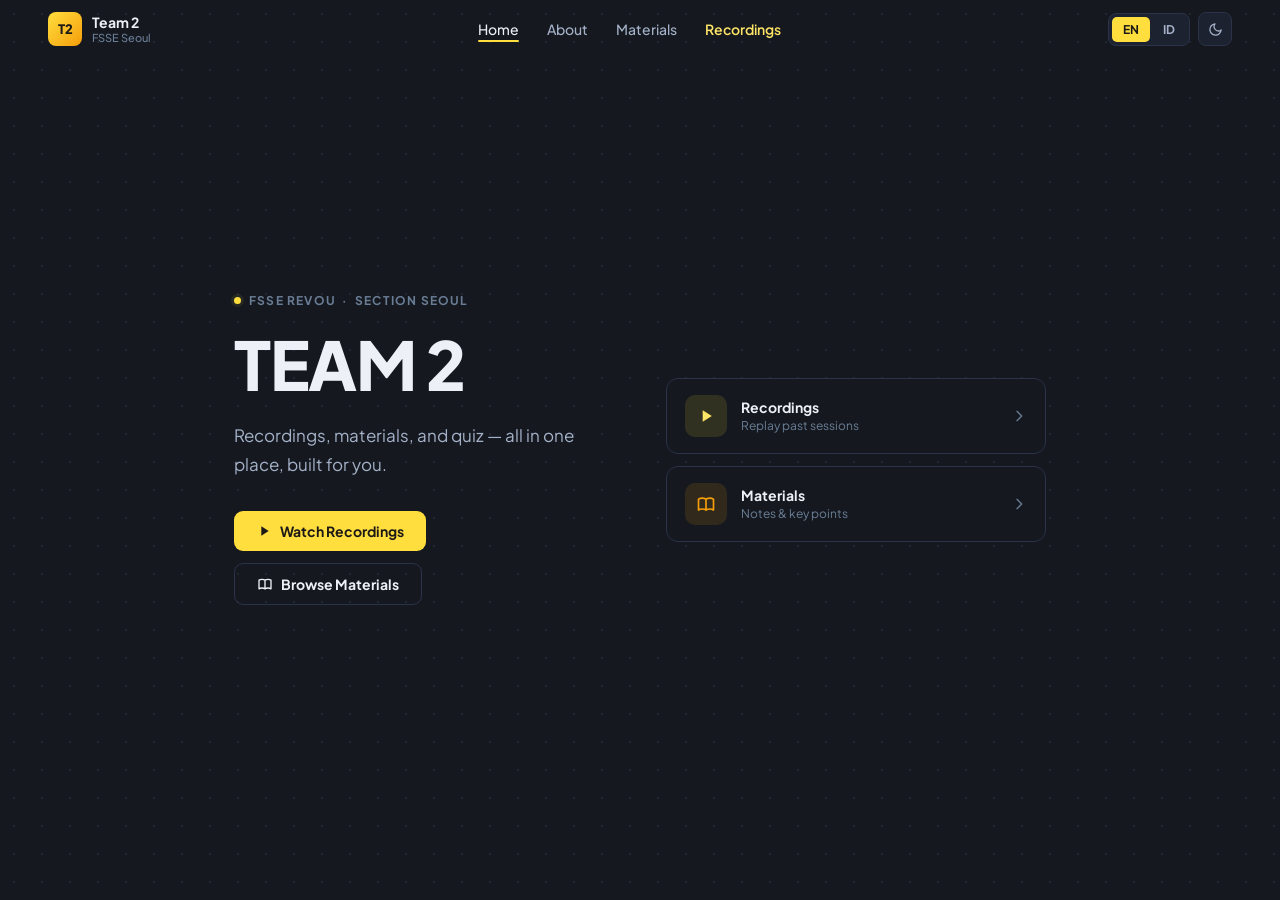
<file: index.html>
<!DOCTYPE html>

<html data-lang="en" data-theme="dark" lang="en">
  <head>
    <meta charset="utf-8"/>
    <meta content="width=device-width, initial-scale=1.0" name="viewport"/>
    <title>Team 2 Seoul · FSSE RevoU</title>
    <link href="https://fonts.googleapis.com/css2?family=Plus+Jakarta+Sans:wght@400;500;600;700;800&amp;display=swap" rel="stylesheet"/>
    <link href="css/style.css" rel="stylesheet"/>
  </head>
  <body>
    <!-- ═══ NAVBAR ═══ -->
    <nav class="navbar" id="navbar">
      <div class="nav-inner">
        <a class="nav-brand" href="#home">
          <div class="brand-mark">T2</div>
          <div class="brand-text">
          <span class="brand-name">Team 2</span>
          <span class="brand-sub">FSSE Seoul</span>
          </div>
        </a>
        <ul class="nav-links" id="navLinks">
          <li><a class="nav-link active" data-i18n="nav.home" href="index.html">Home</a></li>
          <li><a class="nav-link" data-i18n="nav.about" href="html/about.html">About</a></li>
          <li><a class="nav-link" data-i18n="nav.materi" href="html/materials.html">Materials</a></li>
          <!-- <li><a class="nav-link" data-i18n="nav.game" href="html/quiz.html">Quiz</a></li> -->
          <li><a class="nav-link nav-rec" data-i18n="nav.recordings" href="html/recordings.html">Recordings ↗</a></li>
        </ul>
        <div class="nav-actions">
          <div class="lang-switcher" id="langSwitcher">
            <button class="lang-btn active" data-lang="en" onclick="setLang('en')">EN</button>
            <button class="lang-btn" data-lang="id" onclick="setLang('id')">ID</button>
          </div>
          <button class="theme-btn-nav" onclick="toggleTheme()" title="Switch theme">
            <svg class="icon-moon" fill="none" stroke="currentColor" viewbox="0 0 24 24" xmlns="http://www.w3.org/2000/svg"><path d="M21 12.79A9 9 0 1 1 11.21 3a7 7 0 0 0 9.79 9.79z" stroke-linecap="round" stroke-linejoin="round" stroke-width="2"></path></svg>
            <svg class="icon-sun" fill="none" stroke="currentColor" viewbox="0 0 24 24" xmlns="http://www.w3.org/2000/svg"><path d="M12 3v1m0 16v1m8.66-9h-1M4.34 12h-1m15.07-6.07-.71.71M6.34 17.66l-.71.71m12.02 0-.71-.71M6.34 6.34l-.71-.71M12 7a5 5 0 1 0 0 10A5 5 0 0 0 12 7z" stroke-linecap="round" stroke-linejoin="round" stroke-width="2"></path></svg>
          </button>
          <button aria-label="Menu" class="hamburger" id="hamburger" onclick="toggleMenu()"><span></span><span></span><span></span></button>
        </div>
      </div>
    </nav>
    <!-- mobile menu -->
    <div class="mobile-menu" id="mobileMenu">
      <a class="mob-link active" data-i18n="nav.home" href="index.html" onclick="toggleMenu()">Home</a>
      <a class="mob-link" data-i18n="nav.about" href="html/about.html" onclick="toggleMenu()">About</a>
      <a class="mob-link" data-i18n="nav.materi" href="html/materials.html" onclick="toggleMenu()">Materials</a>
      <!-- <a class="mob-link" data-i18n="nav.game" href="html/quiz.html" onclick="toggleMenu()">Quiz</a> -->
      <a class="mob-link" data-i18n="nav.recordings" href="html/recordings.html" onclick="toggleMenu()">Recordings</a>
      <div class="mob-lang">
        <button class="lang-btn active" data-lang="en" onclick="setLang('en');toggleMenu()">EN</button>
        <button class="lang-btn" data-lang="id" onclick="setLang('id');toggleMenu()">ID</button>
      </div>
    </div>
    <!-- ═══ SCROLL SNAP CONTAINER ═══ -->
    <main id="snap-main">
      <!-- ═══ HERO — two-column ═══ -->
      <section class="hero" id="home">
        <div class="hero-inner">
          <div class="hero-left">
            <div class="hero-eyebrow">
              <span class="eyebrow-dot"></span>
              FSSE RevoU  ·  Section Seoul
            </div>
            <h1 class="hero-heading">
              <span data-i18n="hero.title">TEAM 2</span>
            </h1>
            <p class="hero-sub" data-i18n="hero.sub">Recordings, materials, and quiz — all in one place, built for you.</p>
            <div class="hero-ctas">
              <a class="btn-primary" href="html/recordings.html">
                <svg fill="currentColor" height="16" viewbox="0 0 24 24" width="16" xmlns="http://www.w3.org/2000/svg"><path d="M8 5v14l11-7z"></path></svg>
                <span data-i18n="hero.cta1">Watch Recordings</span>
              </a>
              <a class="btn-ghost" href="html/materials.html">
                <svg fill="none" height="16" stroke="currentColor" viewbox="0 0 24 24" width="16" xmlns="http://www.w3.org/2000/svg"><path d="M12 6.253v13m0-13C10.832 5.477 9.246 5 7.5 5S4.168 5.477 3 6.253v13C4.168 18.477 5.754 18 7.5 18s3.332.477 4.5 1.253m0-13C13.168 5.477 14.754 5 16.5 5c1.747 0 3.332.477 4.5 1.253v13C19.832 18.477 18.247 18 16.5 18c-1.746 0-3.332.477-4.5 1.253" stroke-linecap="round" stroke-linejoin="round" stroke-width="2"></path></svg>
                <span data-i18n="hero.cta2">Browse Materials</span>
              </a>
            </div>
          </div>
          <div class="hero-right">
            <a class="hcard" href="html/recordings.html">
              <div class="hcard-icon hcard-icon-rec">
                <svg fill="currentColor" height="20" viewbox="0 0 24 24" width="20" xmlns="http://www.w3.org/2000/svg"><path d="M8 5v14l11-7z"></path></svg>
              </div>
              <div class="hcard-body">
                <span class="hcard-title" data-i18n="hero.feat.rec">Recordings</span>
                <span class="hcard-sub" data-i18n="hero.feat.rec.sub">Replay past sessions</span>
              </div>
              <svg class="hcard-arrow" fill="none" height="16" stroke="currentColor" viewbox="0 0 24 24" width="16" xmlns="http://www.w3.org/2000/svg"><path d="M9 5l7 7-7 7" stroke-linecap="round" stroke-linejoin="round" stroke-width="2"></path></svg>
            </a>
            <a class="hcard" href="html/materials.html">
              <div class="hcard-icon hcard-icon-materi">
                <svg fill="none" height="20" stroke="currentColor" viewbox="0 0 24 24" width="20" xmlns="http://www.w3.org/2000/svg"><path d="M12 6.253v13m0-13C10.832 5.477 9.246 5 7.5 5S4.168 5.477 3 6.253v13C4.168 18.477 5.754 18 7.5 18s3.332.477 4.5 1.253m0-13C13.168 5.477 14.754 5 16.5 5c1.747 0 3.332.477 4.5 1.253v13C19.832 18.477 18.247 18 16.5 18c-1.746 0-3.332.477-4.5 1.253" stroke-linecap="round" stroke-linejoin="round" stroke-width="2"></path></svg>
              </div>
              <div class="hcard-body">
                <span class="hcard-title" data-i18n="hero.feat.materi">Materials</span>
                <span class="hcard-sub" data-i18n="hero.feat.materi.sub">Notes &amp; key points</span>
              </div>
              <svg class="hcard-arrow" fill="none" height="16" stroke="currentColor" viewbox="0 0 24 24" width="16" xmlns="http://www.w3.org/2000/svg"><path d="M9 5l7 7-7 7" stroke-linecap="round" stroke-linejoin="round" stroke-width="2"></path></svg>
            </a>
            <!-- quiz card hidden
            <a class="hcard" href="html/quiz.html">
              <div class="hcard-icon hcard-icon-quiz">
                <svg fill="none" height="20" stroke="currentColor" viewbox="0 0 24 24" width="20" xmlns="http://www.w3.org/2000/svg"><path d="M9.663 17h4.673M12 3v1m6.364 1.636l-.707.707M21 12h-1M4 12H3m3.343-5.657l-.707-.707m2.828 9.9a5 5 0 117.072 0l-.548.547A3.374 3.374 0 0014 18.469V19a2 2 0 11-4 0v-.531c0-.895-.356-1.754-.988-2.386l-.548-.547z" stroke-linecap="round" stroke-linejoin="round" stroke-width="2"></path></svg>
              </div>
              <div class="hcard-body">
                <span class="hcard-title" data-i18n="hero.feat.quiz">Quiz</span>
                <span class="hcard-sub" data-i18n="hero.feat.quiz.sub">Test your skills</span>
              </div>
              <svg class="hcard-arrow" fill="none" height="16" stroke="currentColor" viewbox="0 0 24 24" width="16" xmlns="http://www.w3.org/2000/svg"><path d="M9 5l7 7-7 7" stroke-linecap="round" stroke-linejoin="round" stroke-width="2"></path></svg>
            </a>
            -->
          </div>
        </div>
      </section>
      <!-- ═══ FOOTER ═══ -->
      <footer class="footer-main">
        <div class="footer-inner">
          <span data-i18n="footer.text">TL Simulation · Team 2 · FSSE Seoul · © 2026</span>
        </div>
      </footer>
    </main><!-- /snap-main -->
    <script src="js/shared.js"></script>
  </body>
</html>
</file>
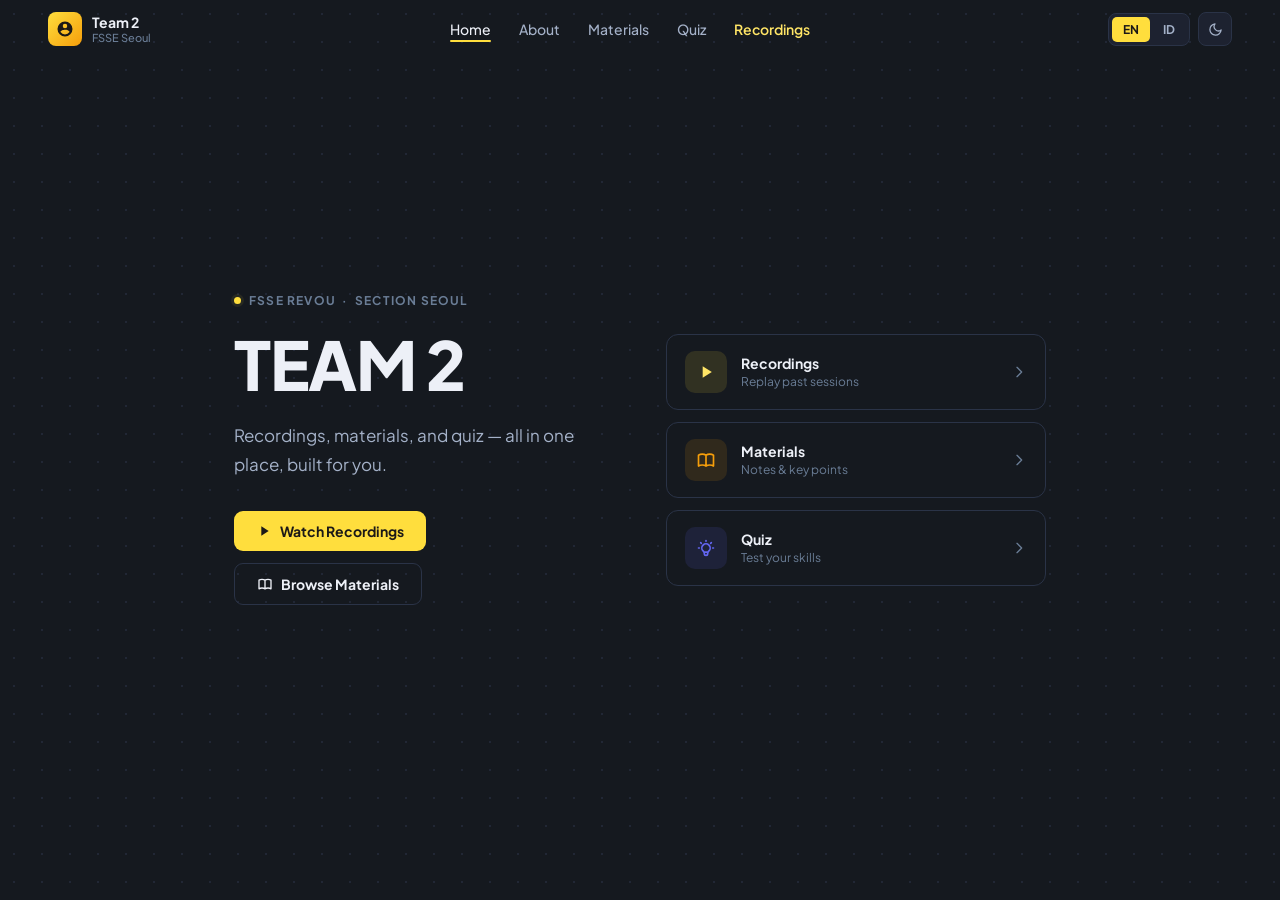
<file: html/index.html>
<!DOCTYPE html>

<html data-lang="en" data-theme="light" lang="en">
<head>
<meta charset="utf-8"/>
<meta content="width=device-width, initial-scale=1.0" name="viewport"/>
<title>Team 2 Seoul · FSSE RevoU</title>
<link href="https://fonts.googleapis.com/css2?family=Plus+Jakarta+Sans:wght@400;500;600;700;800&amp;display=swap" rel="stylesheet"/>
<link href="../css/style.css" rel="stylesheet"/>
</head>
<body>
<!-- ═══ NAVBAR ═══ -->
<nav class="navbar" id="navbar">
<div class="nav-inner">
<a class="nav-brand" href="#home">
<div class="brand-mark">
<svg fill="currentColor" height="18" viewbox="0 0 24 24" width="18" xmlns="http://www.w3.org/2000/svg"><path d="M12 2a10 10 0 1 0 0 20A10 10 0 0 0 12 2zm0 3a3 3 0 1 1 0 6 3 3 0 0 1 0-6zm0 14.2a7.2 7.2 0 0 1-6-3.22c.03-1.99 4-3.08 6-3.08s5.97 1.09 6 3.08a7.2 7.2 0 0 1-6 3.22z"></path></svg>
</div>
<div class="brand-text">
<span class="brand-name">Team 2</span>
<span class="brand-sub">FSSE Seoul</span>
</div>
</a>
<ul class="nav-links" id="navLinks">
<li><a class="nav-link active" data-i18n="nav.home" href="index.html">Home</a></li>
<li><a class="nav-link" data-i18n="nav.about" href="about.html">About</a></li>
<li><a class="nav-link" data-i18n="nav.materi" href="materials.html">Materials</a></li>
<li><a class="nav-link" data-i18n="nav.game" href="quiz.html">Quiz</a></li>
<li><a class="nav-link nav-rec" data-i18n="nav.recordings" href="recordings.html">Recordings ↗</a></li>
</ul>
<div class="nav-actions">
<div class="lang-switcher" id="langSwitcher">
<button class="lang-btn active" data-lang="en" onclick="setLang('en')">EN</button>
<button class="lang-btn" data-lang="id" onclick="setLang('id')">ID</button>
</div>
<button class="theme-btn-nav" onclick="toggleTheme()" title="Toggle theme">
<svg class="icon-moon" fill="none" stroke="currentColor" viewbox="0 0 24 24" xmlns="http://www.w3.org/2000/svg"><path d="M21 12.79A9 9 0 1 1 11.21 3a7 7 0 0 0 9.79 9.79z" stroke-linecap="round" stroke-linejoin="round" stroke-width="2"></path></svg>
<svg class="icon-sun" fill="none" stroke="currentColor" viewbox="0 0 24 24" xmlns="http://www.w3.org/2000/svg"><path d="M12 3v1m0 16v1m8.66-9h-1M4.34 12h-1m15.07-6.07-.71.71M6.34 17.66l-.71.71m12.02 0-.71-.71M6.34 6.34l-.71-.71M12 7a5 5 0 1 0 0 10A5 5 0 0 0 12 7z" stroke-linecap="round" stroke-linejoin="round" stroke-width="2"></path></svg>
</button>
<button aria-label="Menu" class="hamburger" id="hamburger" onclick="toggleMenu()"><span></span><span></span><span></span></button>
</div>
</div>
</nav>
<!-- mobile menu -->
<div class="mobile-menu" id="mobileMenu">
<a class="mob-link active" data-i18n="nav.home" href="index.html" onclick="toggleMenu()">Home</a>
<a class="mob-link" data-i18n="nav.about" href="about.html" onclick="toggleMenu()">About</a>
<a class="mob-link" data-i18n="nav.materi" href="materials.html" onclick="toggleMenu()">Materials</a>
<a class="mob-link" data-i18n="nav.game" href="quiz.html" onclick="toggleMenu()">Quiz</a>
<a class="mob-link" data-i18n="nav.recordings" href="recordings.html">Recordings</a>
<div class="mob-lang">
<button class="lang-btn active" data-lang="en" onclick="setLang('en');toggleMenu()">EN</button>
<button class="lang-btn" data-lang="id" onclick="setLang('id');toggleMenu()">ID</button>
</div>
</div>
<!-- ═══ SCROLL SNAP CONTAINER ═══ -->
<main id="snap-main">
<!-- ═══ HERO — two-column ═══ -->
<section class="hero" id="home">
<div class="hero-inner">
<div class="hero-left">
<div class="hero-eyebrow">
<span class="eyebrow-dot"></span>
          FSSE RevoU  ·  Section Seoul
        </div>
<h1 class="hero-heading">
<span data-i18n="hero.title">TEAM 2</span>
</h1>
<p class="hero-sub" data-i18n="hero.sub">Recordings, materials, and quiz — all in one place, built for you.</p>
<div class="hero-ctas">
<a class="btn-primary" href="recordings.html">
<svg fill="currentColor" height="16" viewbox="0 0 24 24" width="16" xmlns="http://www.w3.org/2000/svg"><path d="M8 5v14l11-7z"></path></svg>
<span data-i18n="hero.cta1">Watch Recordings</span>
</a>
<a class="btn-ghost" href="materials.html">
<svg fill="none" height="16" stroke="currentColor" viewbox="0 0 24 24" width="16" xmlns="http://www.w3.org/2000/svg"><path d="M12 6.253v13m0-13C10.832 5.477 9.246 5 7.5 5S4.168 5.477 3 6.253v13C4.168 18.477 5.754 18 7.5 18s3.332.477 4.5 1.253m0-13C13.168 5.477 14.754 5 16.5 5c1.747 0 3.332.477 4.5 1.253v13C19.832 18.477 18.247 18 16.5 18c-1.746 0-3.332.477-4.5 1.253" stroke-linecap="round" stroke-linejoin="round" stroke-width="2"></path></svg>
<span data-i18n="hero.cta2">Browse Materials</span>
</a>
</div>
</div>
<div class="hero-right">
<a class="hcard" href="recordings.html">
<div class="hcard-icon hcard-icon-rec">
<svg fill="currentColor" height="20" viewbox="0 0 24 24" width="20" xmlns="http://www.w3.org/2000/svg"><path d="M8 5v14l11-7z"></path></svg>
</div>
<div class="hcard-body">
<span class="hcard-title" data-i18n="hero.feat.rec">Recordings</span>
<span class="hcard-sub" data-i18n="hero.feat.rec.sub">Replay past sessions</span>
</div>
<svg class="hcard-arrow" fill="none" height="16" stroke="currentColor" viewbox="0 0 24 24" width="16" xmlns="http://www.w3.org/2000/svg"><path d="M9 5l7 7-7 7" stroke-linecap="round" stroke-linejoin="round" stroke-width="2"></path></svg>
</a>
<a class="hcard" href="materials.html">
<div class="hcard-icon hcard-icon-materi">
<svg fill="none" height="20" stroke="currentColor" viewbox="0 0 24 24" width="20" xmlns="http://www.w3.org/2000/svg"><path d="M12 6.253v13m0-13C10.832 5.477 9.246 5 7.5 5S4.168 5.477 3 6.253v13C4.168 18.477 5.754 18 7.5 18s3.332.477 4.5 1.253m0-13C13.168 5.477 14.754 5 16.5 5c1.747 0 3.332.477 4.5 1.253v13C19.832 18.477 18.247 18 16.5 18c-1.746 0-3.332.477-4.5 1.253" stroke-linecap="round" stroke-linejoin="round" stroke-width="2"></path></svg>
</div>
<div class="hcard-body">
<span class="hcard-title" data-i18n="hero.feat.materi">Materials</span>
<span class="hcard-sub" data-i18n="hero.feat.materi.sub">Notes &amp; key points</span>
</div>
<svg class="hcard-arrow" fill="none" height="16" stroke="currentColor" viewbox="0 0 24 24" width="16" xmlns="http://www.w3.org/2000/svg"><path d="M9 5l7 7-7 7" stroke-linecap="round" stroke-linejoin="round" stroke-width="2"></path></svg>
</a>
<a class="hcard" href="quiz.html">
<div class="hcard-icon hcard-icon-quiz">
<svg fill="none" height="20" stroke="currentColor" viewbox="0 0 24 24" width="20" xmlns="http://www.w3.org/2000/svg"><path d="M9.663 17h4.673M12 3v1m6.364 1.636l-.707.707M21 12h-1M4 12H3m3.343-5.657l-.707-.707m2.828 9.9a5 5 0 117.072 0l-.548.547A3.374 3.374 0 0014 18.469V19a2 2 0 11-4 0v-.531c0-.895-.356-1.754-.988-2.386l-.548-.547z" stroke-linecap="round" stroke-linejoin="round" stroke-width="2"></path></svg>
</div>
<div class="hcard-body">
<span class="hcard-title" data-i18n="hero.feat.quiz">Quiz</span>
<span class="hcard-sub" data-i18n="hero.feat.quiz.sub">Test your skills</span>
</div>
<svg class="hcard-arrow" fill="none" height="16" stroke="currentColor" viewbox="0 0 24 24" width="16" xmlns="http://www.w3.org/2000/svg"><path d="M9 5l7 7-7 7" stroke-linecap="round" stroke-linejoin="round" stroke-width="2"></path></svg>
</a>
</div>
</div>
</section>
<!-- ═══ FOOTER ═══ -->
<footer class="footer-main">
<div class="footer-inner">
<span data-i18n="footer.text">TL Simulation · Team 2 · FSSE Seoul · © 2026</span>
</div>
</footer>
</main><!-- /snap-main -->
<script src="../js/shared.js"></script>
</body>
</html>
</file>
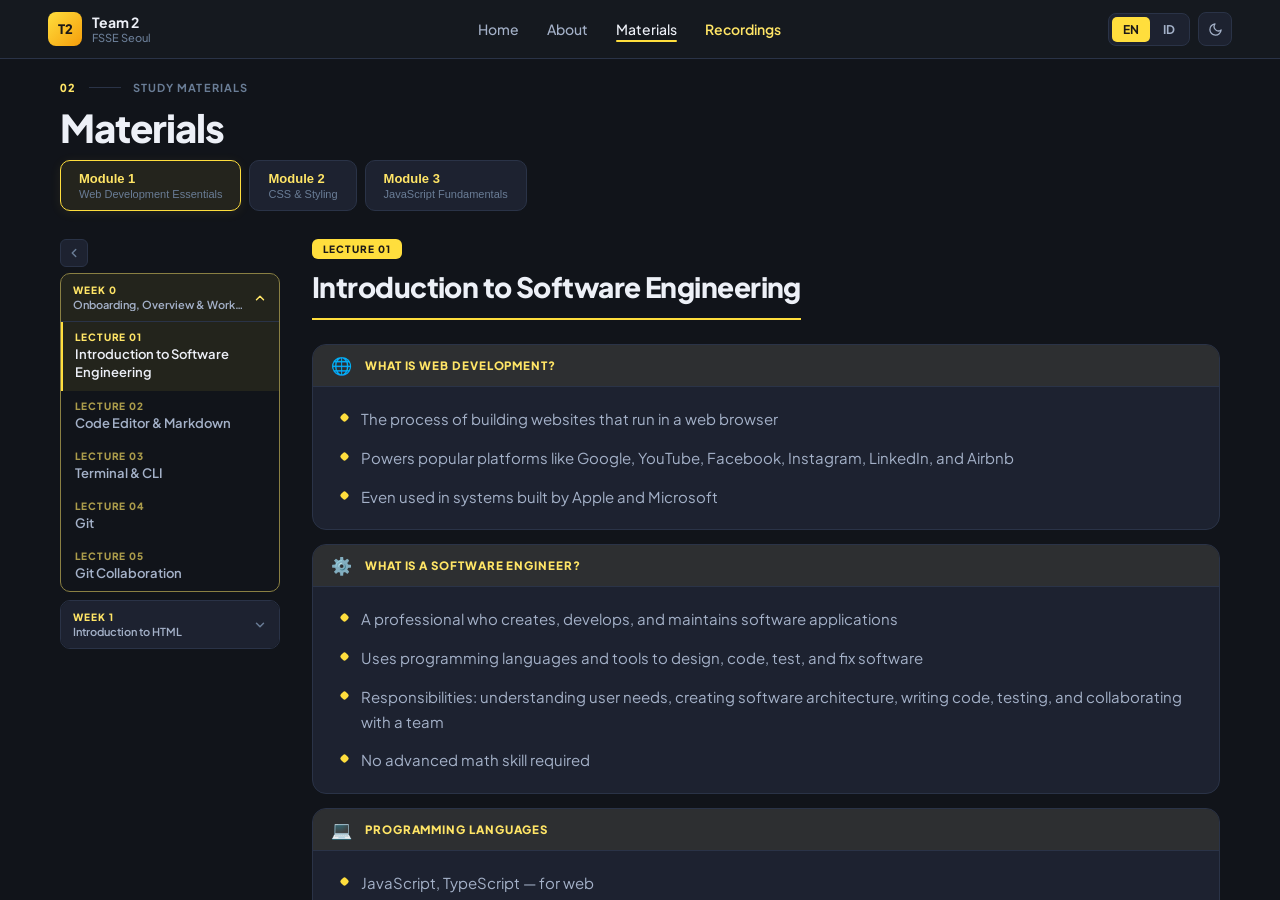
<file: html/materials.html>
<!DOCTYPE html>
<html class="sub-page" data-lang="en" data-theme="dark" lang="en">
    <head>
        <meta charset="utf-8"/>
        <meta content="width=device-width, initial-scale=1.0" name="viewport"/>
        <title>Team 2 Seoul · FSSE RevoU</title>
        <link href="https://fonts.googleapis.com/css2?family=Plus+Jakarta+Sans:wght@400;500;600;700;800&display=swap" rel="stylesheet"/>
        <link href="../css/style.css" rel="stylesheet"/>
    </head>
    <body>
        <!-- ═══ NAVBAR ═══ -->
        <nav class="navbar" id="navbar">
            <div class="nav-inner">
                <a class="nav-brand" href="../index.html">
                    <div class="brand-mark">T2</div>
                    <div class="brand-text">
                        <span class="brand-name">Team 2</span>
                        <span class="brand-sub">FSSE Seoul</span>
                    </div>
                </a>
                <ul class="nav-links" id="navLinks">
                    <li><a class="nav-link" data-i18n="nav.home" href="../index.html">Home</a></li>
                    <li><a class="nav-link" data-i18n="nav.about" href="about.html">About</a></li>
                    <li><a class="nav-link active" data-i18n="nav.materi" href="materials.html">Materials</a></li>
                    <!-- <li><a class="nav-link" data-i18n="nav.game" href="quiz.html">Quiz</a></li> -->
                    <li><a class="nav-link nav-rec" data-i18n="nav.recordings" href="recordings.html">Recordings ↗</a></li>
                </ul>
                <div class="nav-actions">
                    <div class="lang-switcher" id="langSwitcher">
                        <button class="lang-btn active" data-lang="en" onclick="setLang('en')">EN</button>
                        <button class="lang-btn" data-lang="id" onclick="setLang('id')">ID</button>
                    </div>
                    <button class="theme-btn-nav" onclick="toggleTheme()" title="Switch Theme">
                        <svg class="icon-moon" fill="none" stroke="currentColor" viewbox="0 0 24 24" xmlns="http://www.w3.org/2000/svg"><path d="M21 12.79A9 9 0 1 1 11.21 3a7 7 0 0 0 9.79 9.79z" stroke-linecap="round" stroke-linejoin="round" stroke-width="2"></path></svg>
                        <svg class="icon-sun" fill="none" stroke="currentColor" viewbox="0 0 24 24" xmlns="http://www.w3.org/2000/svg"><path d="M12 3v1m0 16v1m8.66-9h-1M4.34 12h-1m15.07-6.07-.71.71M6.34 17.66l-.71.71m12.02 0-.71-.71M6.34 6.34l-.71-.71M12 7a5 5 0 1 0 0 10A5 5 0 0 0 12 7z" stroke-linecap="round" stroke-linejoin="round" stroke-width="2"></path></svg>
                    </button>
                    <button aria-label="Menu" class="hamburger" id="hamburger" onclick="toggleMenu()"><span></span><span></span><span></span></button>
                </div>
            </div>
        </nav>
        <!-- mobile menu -->
        <div class="mobile-menu" id="mobileMenu">
            <a class="mob-link" data-i18n="nav.home" href="../index.html" onclick="toggleMenu()">Home</a>
            <a class="mob-link" data-i18n="nav.about" href="about.html" onclick="toggleMenu()">About</a>
            <a class="mob-link" data-i18n="nav.materi" href="materials.html" onclick="toggleMenu()">Materials</a>
            <!-- <a class="mob-link" data-i18n="nav.game" href="quiz.html" onclick="toggleMenu()">Quiz</a> -->
            <a class="mob-link" data-i18n="nav.recordings" href="recordings.html" onclick="toggleMenu()">Recordings</a>
            <div class="mob-lang">
                <button class="lang-btn active" data-lang="en" onclick="setLang('en');toggleMenu()">EN</button>
                <button class="lang-btn" data-lang="id" onclick="setLang('id');toggleMenu()">ID</button>
            </div>
        </div>

        <!-- ═══ SCROLL SNAP CONTAINER ═══ -->
        <main id="snap-main">
            <!-- ═══ MATERIALS ═══ -->
            <section class="section section-alt fade-in-section" id="materi">
                <div class="section-inner">
                    <div class="section-label">
                        <span class="section-num">02</span>
                        <span class="section-rule"></span>
                        <span class="section-tag-txt" data-i18n="materi.tag">Curriculum</span>
                    </div>
                    <h2 class="section-heading" data-i18n="materi.title">Materials</h2>
                    <div class="materi-grid" id="materiGrid"></div>
                </div>
            </section>

            <!-- ═══ FOOTER ═══ -->
            <footer class="footer-main">
                <div class="footer-inner">
                <span data-i18n="footer.text">TL Simulation · Team 2 · FSSE Seoul · © 2026</span>
                </div>
            </footer>
        </main><!-- /snap-main -->

        <script src="../js/shared.js"></script>
        <script src="../js/materials.js"></script>
    </body>
</html>
</file>
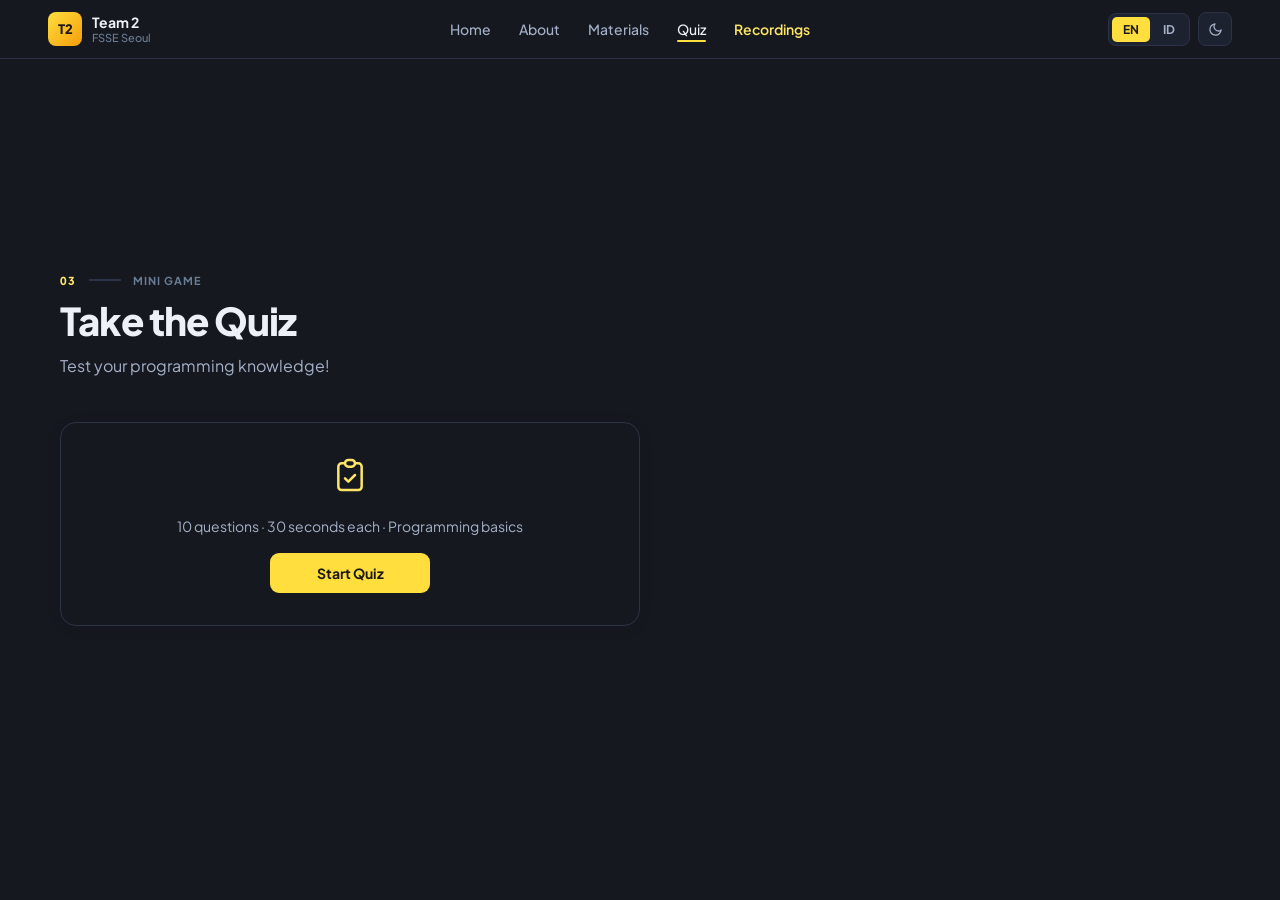
<file: html/quiz.html>
<!DOCTYPE html>
<html class="sub-page" data-lang="en" data-theme="dark" lang="en">
    <head>
        <meta charset="utf-8"/>
        <meta content="width=device-width, initial-scale=1.0" name="viewport"/>
        <title>Team 2 Seoul · FSSE RevoU</title>
        <link href="https://fonts.googleapis.com/css2?family=Plus+Jakarta+Sans:wght@400;500;600;700;800&display=swap" rel="stylesheet"/>
        <link href="../css/style.css" rel="stylesheet"/>
    </head>
    <body>
        <!-- ═══ NAVBAR ═══ -->
        <nav class="navbar" id="navbar">
            <div class="nav-inner">
                <a class="nav-brand" href="../index.html">
                    <div class="brand-mark">T2</div>
                    <div class="brand-text">
                        <span class="brand-name">Team 2</span>
                        <span class="brand-sub">FSSE Seoul</span>
                    </div>
                </a>
                <ul class="nav-links" id="navLinks">
                    <li><a class="nav-link" data-i18n="nav.home" href="../index.html">Home</a></li>
                    <li><a class="nav-link" data-i18n="nav.about" href="about.html">About</a></li>
                    <li><a class="nav-link" data-i18n="nav.materi" href="materials.html">Materials</a></li>
                    <li><a class="nav-link active" data-i18n="nav.game" href="quiz.html">Quiz</a></li>
                    <li><a class="nav-link nav-rec" data-i18n="nav.recordings" href="recordings.html">Recordings ↗</a></li>
                </ul>
                <div class="nav-actions">
                    <div class="lang-switcher" id="langSwitcher">
                        <button class="lang-btn active" data-lang="en" onclick="setLang('en')">EN</button>
                        <button class="lang-btn" data-lang="id" onclick="setLang('id')">ID</button>
                    </div>
                    <button class="theme-btn-nav" onclick="toggleTheme()" title="Switch Theme">
                        <svg class="icon-moon" fill="none" stroke="currentColor" viewbox="0 0 24 24" xmlns="http://www.w3.org/2000/svg"><path d="M21 12.79A9 9 0 1 1 11.21 3a7 7 0 0 0 9.79 9.79z" stroke-linecap="round" stroke-linejoin="round" stroke-width="2"></path></svg>
                        <svg class="icon-sun" fill="none" stroke="currentColor" viewbox="0 0 24 24" xmlns="http://www.w3.org/2000/svg"><path d="M12 3v1m0 16v1m8.66-9h-1M4.34 12h-1m15.07-6.07-.71.71M6.34 17.66l-.71.71m12.02 0-.71-.71M6.34 6.34l-.71-.71M12 7a5 5 0 1 0 0 10A5 5 0 0 0 12 7z" stroke-linecap="round" stroke-linejoin="round" stroke-width="2"></path></svg>
                    </button>
                    <button aria-label="Menu" class="hamburger" id="hamburger" onclick="toggleMenu()"><span></span><span></span><span></span></button>
                </div>
            </div>
        </nav>
        <!-- mobile menu -->
        <div class="mobile-menu" id="mobileMenu">
            <a class="mob-link" data-i18n="nav.home" href="../index.html" onclick="toggleMenu()">Home</a>
            <a class="mob-link" data-i18n="nav.about" href="about.html" onclick="toggleMenu()">About</a>
            <a class="mob-link" data-i18n="nav.materi" href="materials.html" onclick="toggleMenu()">Materials</a>
            <!-- <a class="mob-link" data-i18n="nav.game" href="quiz.html" onclick="toggleMenu()">Quiz</a> -->
            <a class="mob-link" data-i18n="nav.recordings" href="recordings.html">Recordings</a>
            <div class="mob-lang">
                <button class="lang-btn active" data-lang="en" onclick="setLang('en');toggleMenu()">EN</button>
                <button class="lang-btn" data-lang="id" onclick="setLang('id');toggleMenu()">ID</button>
            </div>
        </div>

        <!-- ═══ SCROLL SNAP CONTAINER ═══ -->
        <main id="snap-main">
            <!-- ═══ QUIZ ═══ -->
            <section class="section fade-in-section" id="game">
                <div class="section-inner">
                    <div class="section-label">
                        <span class="section-num">03</span>
                        <span class="section-rule"></span>
                        <span class="section-tag-txt" data-i18n="game.tag">Mini Game</span>
                    </div>
                    <h2 class="section-heading" data-i18n="game.title">Take the Quiz</h2>
                    <p class="section-sub" data-i18n="game.subtitle">Test your programming knowledge!</p>
                    <div class="quiz-container" id="quizContainer">
                        <div class="quiz-state" id="quizStart">
                            <div class="quiz-start-icon">
                                <svg fill="none" height="40" stroke="currentColor" viewbox="0 0 24 24" width="40" xmlns="http://www.w3.org/2000/svg"><path d="M9 5H7a2 2 0 00-2 2v12a2 2 0 002 2h10a2 2 0 002-2V7a2 2 0 00-2-2h-2M9 5a2 2 0 002 2h2a2 2 0 002-2M9 5a2 2 0 012-2h2a2 2 0 012 2m-6 9l2 2 4-4" stroke-linecap="round" stroke-linejoin="round" stroke-width="1.5"></path></svg>
                            </div>
                            <p class="quiz-start-info" data-i18n="game.start.info">10 questions · 30 seconds each · Programming basics</p>
                            <button class="btn-primary quiz-btn" data-i18n="game.start" onclick="startQuiz()">Start Quiz</button>
                        </div>
                        <div class="quiz-state hidden" id="quizQuestion">
                            <div class="quiz-meta">
                                <span class="quiz-progress-txt" id="quizProgressTxt">1 / 10</span>
                                <div class="quiz-timer-wrap">
                                    <svg class="quiz-timer-ring" viewbox="0 0 36 36">
                                        <circle cx="18" cy="18" fill="none" r="15.9" stroke="var(--border)" stroke-width="2.5"></circle>
                                        <circle cx="18" cy="18" fill="none" id="timerArc" r="15.9" stroke="var(--accent)" stroke-dasharray="100 100" stroke-dashoffset="0" stroke-linecap="round" stroke-width="2.5" transform="rotate(-90 18 18)"></circle>
                                    </svg>
                                    <span id="timerNum">30</span>
                                </div>
                            </div>
                            <div class="quiz-progress-bar"><div class="quiz-progress-fill" id="quizProgressFill"></div></div>
                            <p class="quiz-question" id="quizQuestionTxt"></p>
                            <div class="quiz-options" id="quizOptions"></div>
                            <div class="quiz-feedback hidden" id="quizFeedback">
                                <span class="feedback-icon" id="feedbackIcon"></span>
                                <span class="feedback-msg" id="feedbackMsg"></span>
                            </div>
                            <button class="btn-primary quiz-btn hidden" data-i18n="game.next" id="quizNextBtn" onclick="nextQuestion()">Next</button>
                        </div>
                        <div class="quiz-state hidden" id="quizResult">
                            <div class="result-ring">
                                <svg class="result-arc" viewbox="0 0 36 36">
                                    <circle cx="18" cy="18" fill="none" r="15.9" stroke="var(--border)" stroke-width="2.5"></circle>
                                    <circle cx="18" cy="18" fill="none" id="resultArc" r="15.9" stroke="var(--accent)" stroke-dasharray="100 100" stroke-dashoffset="100" stroke-linecap="round" stroke-width="2.5" transform="rotate(-90 18 18)"></circle>
                                </svg>
                                <div class="result-score-wrap">
                                    <span class="result-score" id="resultScore">0</span>
                                    <span class="result-total">/10</span>
                                </div>
                            </div>
                            <h3 class="result-title" data-i18n="game.finish.title">Quiz Complete!</h3>
                            <p class="result-msg" id="resultMsg"></p>
                            <button class="btn-primary quiz-btn" data-i18n="game.retry" onclick="startQuiz()">Try Again</button>
                        </div>
                    </div>
                </div>
            </section>

            <!-- ═══ FOOTER ═══ -->
            <footer class="footer-main">
                <div class="footer-inner">
                    <span data-i18n="footer.text">TL Simulation · Team 2 · FSSE Seoul · © 2026</span>
                </div>
            </footer>
        </main><!-- /snap-main -->

        <script src="../js/shared.js"></script>
        <script src="../js/quiz.js"></script>
    </body>
</html>
</file>
<file: css/style.css>
/* ════════════════════════════════════════════════════════════
    RESET & ROOT
════════════════════════════════════════════════════════════ */
*, *::before, *::after { box-sizing: border-box; margin: 0; padding: 0; }

:root {
  --accent:       #ffde3d;
  --accent-d:     #e6c400;
  --accent-warm:  #f59e0b;
  --accent-bg:    rgba(255,222,61,.08);
  --accent-bg-h:  rgba(255,222,61,.16);
}
[data-theme="light"] {
  --bg:           #f5f3ef;
  --bg-2:         #efecea;
  --surface:      #e6e1da;
  --surface-2:    #d9d3cb;
  --surface-3:    #ccc8bf;
  --border:       #cbc5bc;
  --border-h:     #ffde3d;
  --text:         #1a1714;
  --text-2:       #3a3530;
  --text-3:       #706560;
  --badge-bg:     rgba(255,222,61,.12);
  --badge-txt:    #7a6200;
  --thumb-bg:     #dedad3;
  --bottomnav-bg: rgba(245,243,239,.96);
  --section-alt:  #efecea;
}
[data-theme="dark"] {
  --bg:           #15191f;
  --bg-2:         #11141a;
  --surface:      #1d2230;
  --surface-2:    #252d3d;
  --surface-3:    #303a50;
  --border:       #2a3347;
  --border-h:     #ffde3d;
  --text:         #edf0f7;
  --text-2:       #a4b1c8;
  --text-3:       #6a7d96;
  --badge-bg:     rgba(255,222,61,.13);
  --badge-txt:    #ffe566;
  --thumb-bg:     #252d3d;
  --bottomnav-bg: rgba(21,25,31,.96);
  --section-alt:  #11141a;
}

html, body {
  height: 100%;
  overflow: hidden;
}
body {
  font-family: 'Plus Jakarta Sans', sans-serif;
  background: var(--bg);
  color: var(--text);
  transition: background .2s, color .2s;
}

/* ════ SCROLL SNAP CONTAINER ════ */
#snap-main {
  height: 100vh;
  overflow-y: scroll;
  scroll-snap-type: y mandatory;
  scroll-behavior: smooth;
  /* hide scrollbar but keep scroll functionality */
  scrollbar-width: none;
}
#snap-main::-webkit-scrollbar { display: none; }
.hidden { display: none !important; }

/* ════════════════════════════════════════════════════════════
   NAVBAR
════════════════════════════════════════════════════════════ */
.navbar {
  position: fixed; top: 0; left: 0; right: 0; z-index: 200;
  transition: background .2s, border-color .2s, box-shadow .2s;
  border-bottom: 1px solid transparent;
}
.navbar.scrolled {
  background: var(--bg);
  border-color: var(--border);
  box-shadow: 0 1px 0 var(--border);
}
.nav-inner {
  margin: 0 auto;
  display: flex; align-items: center; gap: 8px;
  padding: 12px 48px;
}
.nav-brand {
  display: flex; align-items: center; gap: 10px;
  text-decoration: none; color: var(--text); flex-shrink: 0;
}
.brand-mark {
  width: 34px; height: 34px; border-radius: 8px;
  background: linear-gradient(135deg, var(--accent) 0%, var(--accent-warm) 100%);
  color: #1c1917;
  display: flex; align-items: center; justify-content: center; flex-shrink: 0;
  font-size: 13px; font-weight: 800; letter-spacing: -0.5px;
  transition: box-shadow .25s, transform .2s;
}
.nav-brand:hover .brand-mark {
  box-shadow: 0 0 0 4px rgba(255,222,61,.3);
  transform: scale(1.1);
}
.brand-text { display: flex; flex-direction: column; line-height: 1.2; }
.brand-name { font-size: 14px; font-weight: 700; }
.brand-sub  { font-size: 11px; color: var(--text-3); font-weight: 500; }

.nav-links {
  display: flex; align-items: center; list-style: none; margin: 0 auto;
}
.nav-link {
  display: flex; align-items: center; gap: 4px;
  padding: 8px 14px; font-size: 14px; font-weight: 500;
  color: var(--text-2); text-decoration: none; position: relative;
  transition: color .15s;
}
.nav-link::after {
  content: ''; position: absolute; bottom: 4px; left: 14px; right: 14px;
  height: 2px; background: var(--accent); border-radius: 1px;
  transform: scaleX(0); transition: transform .2s;
}
.nav-link:hover { color: var(--text); }
.nav-link:hover::after, .nav-link.active::after { transform: scaleX(1); }
.nav-link.active { color: var(--text); }
.nav-rec { color: var(--badge-txt) !important; font-weight: 600; }
.nav-rec::after { background: var(--accent); }

.nav-actions { display: flex; align-items: center; gap: 8px; flex-shrink: 0; }

.lang-switcher {
  display: flex; background: var(--surface); border: 1px solid var(--border);
  border-radius: 8px; padding: 3px; gap: 2px;
}
.lang-btn {
  padding: 5px 11px; border-radius: 5px; border: none;
  background: transparent; color: var(--text-2);
  font-size: 12px; font-weight: 700; cursor: pointer;
  font-family: 'Plus Jakarta Sans', sans-serif;
  transition: background .15s, color .15s;
}
.lang-btn.active { background: var(--accent); color: #1c1917; }
.lang-btn:not(.active):hover { background: var(--surface-2); color: var(--text); }

.theme-btn-nav {
  width: 34px; height: 34px; border-radius: 8px;
  border: 1px solid var(--border); background: var(--surface);
  color: var(--text-2); cursor: pointer;
  display: flex; align-items: center; justify-content: center;
  transition: border-color .15s, color .15s;
}
.theme-btn-nav:hover { border-color: var(--accent); color: var(--accent); }
.theme-btn-nav svg { width: 15px; height: 15px; }

.hamburger {
  display: none; flex-direction: column; gap: 5px;
  width: 34px; height: 34px; align-items: center; justify-content: center;
  border: 1px solid var(--border); border-radius: 8px;
  background: var(--surface); cursor: pointer; padding: 0;
}
.hamburger span {
  display: block; width: 15px; height: 2px;
  background: var(--text-2); border-radius: 1px;
  transition: transform .2s, opacity .2s;
}
.hamburger.open span:nth-child(1) { transform: translateY(7px) rotate(45deg); }
.hamburger.open span:nth-child(2) { opacity: 0; }
.hamburger.open span:nth-child(3) { transform: translateY(-7px) rotate(-45deg); }

.mobile-menu {
  display: none; flex-direction: column; gap: 2px;
  position: fixed; top: 58px; left: 0; right: 0; z-index: 190;
  background: var(--bg); border-bottom: 1px solid var(--border);
  padding: 12px 20px 18px;
  transform: translateY(-8px); opacity: 0; pointer-events: none;
  transition: transform .2s, opacity .2s;
}
.mobile-menu.open { transform: none; opacity: 1; pointer-events: all; }
.mob-link {
  display: block; padding: 11px 12px; border-radius: 8px;
  font-size: 15px; font-weight: 500; color: var(--text);
  text-decoration: none; transition: background .15s;
}
.mob-link:hover { background: var(--surface); }
.mob-lang { display: flex; gap: 6px; padding: 8px 12px; }

.icon-sun  { display: none; }
.icon-moon { display: block; }
[data-theme="light"] .icon-sun  { display: block; }
[data-theme="light"] .icon-moon { display: none; }

@media (max-width: 799px) {
  .nav-links { display: none; }
  .hamburger { display: flex; }
  .mobile-menu { display: flex; }
  .lang-switcher { display: none; }
}

/* ════════════════════════════════════════════════════════════
   HERO — two-column split
════════════════════════════════════════════════════════════ */
.hero {
  min-height: 100vh;
  height: 100vh;
  display: flex; align-items: center;
  padding: 80px 60px 60px;
  position: relative; overflow: hidden;
  scroll-snap-align: start;
  scroll-snap-stop: always;
}
/* subtle background pattern */
.hero::before {
  content: '';
  position: absolute; inset: 0; z-index: 0;
  background-image: radial-gradient(var(--border) 1px, transparent 1px);
  background-size: 28px 28px;
  opacity: .55;
}
.hero-inner {
  margin: 0 auto; width: 70%;
  display: grid; grid-template-columns: 1fr 380px; gap: 60px;
  align-items: center; position: relative; z-index: 1;
}
@media (max-width: 900px) {
  .hero-inner { grid-template-columns: 1fr; gap: 40px; }
}

/* left */
.hero-eyebrow {
  display: inline-flex; align-items: center; gap: 8px;
  font-size: 12px; font-weight: 700; letter-spacing: .1em;
  text-transform: uppercase; color: var(--text-3);
  margin-bottom: 20px;
}
.eyebrow-dot {
  width: 7px; height: 7px; border-radius: 50%;
  background: var(--accent); flex-shrink: 0;
  box-shadow: 0 0 0 3px var(--accent-bg);
  animation: pulse 2s infinite;
}
@keyframes pulse {
  0%, 100% { box-shadow: 0 0 0 3px var(--accent-bg); }
  50%       { box-shadow: 0 0 0 6px transparent; }
}
.hero-heading {
  font-size: clamp(2.8rem, 5.5vw, 4.2rem);
  font-weight: 800; line-height: 1.08; letter-spacing: -.02em;
  margin-bottom: 20px; color: var(--text);
}
.hero-sub {
  font-size: 17px; color: var(--text-2); line-height: 1.7;
  margin-bottom: 32px; max-width: 480px;
}
.hero-ctas { display: flex; gap: 12px; flex-wrap: wrap; margin-bottom: 28px; }
.hero-credit { font-size: 13px; color: var(--text-3); }

/* right — hero cards */
.hero-right { display: flex; flex-direction: column; gap: 12px; }
.hcard {
  display: flex; align-items: center; gap: 14px;
  padding: 16px 18px; border-radius: 12px;
  background: var(--bg); border: 1px solid var(--border);
  text-decoration: none; color: var(--text);
  transition: border-color .2s, box-shadow .2s, transform .2s;
}
.hcard:hover {
  border-color: var(--accent);
  box-shadow: 0 4px 20px var(--accent-bg);
  transform: translateX(4px);
}
.hcard-icon {
  width: 42px; height: 42px; border-radius: 10px; flex-shrink: 0;
  display: flex; align-items: center; justify-content: center;
}
.hcard-icon-rec     { background: rgba(255,222,61,.12); color: var(--badge-txt); }
.hcard-icon-materi  { background: rgba(245,158,11,.12);  color: var(--accent-warm); }
.hcard-icon-quiz    { background: rgba(99,102,241,.12);  color: #6366f1; }
.hcard-body { flex: 1; min-width: 0; display: flex; flex-direction: column; gap: 2px; }
.hcard-title { font-size: 14px; font-weight: 700; }
.hcard-sub   { font-size: 12px; color: var(--text-3); }
.hcard-arrow { color: var(--text-3); flex-shrink: 0; transition: transform .2s, color .2s; }
.hcard:hover .hcard-arrow { transform: translateX(3px); color: var(--accent); }

/* ════════════════════════════════════════════════════════════
   BUTTONS
════════════════════════════════════════════════════════════ */
.btn-primary {
  display: inline-flex; align-items: center; gap: 8px;
  padding: 11px 22px; border-radius: 9px;
  background: var(--accent); color: #1c1917;
  font-size: 14px; font-weight: 700; font-family: 'Plus Jakarta Sans', sans-serif;
  border: none; cursor: pointer; text-decoration: none;
  transition: background .15s, box-shadow .15s, transform .15s;
}
.btn-primary:hover {
  background: var(--accent-d);
  box-shadow: 0 4px 16px rgba(255,222,61,.35);
  transform: translateY(-1px);
}
.btn-ghost {
  display: inline-flex; align-items: center; gap: 8px;
  padding: 11px 22px; border-radius: 9px;
  background: transparent; color: var(--text);
  border: 1.5px solid var(--border);
  font-size: 14px; font-weight: 700; font-family: 'Plus Jakarta Sans', sans-serif;
  cursor: pointer; text-decoration: none;
  transition: border-color .15s, background .15s, transform .15s;
}
.btn-ghost:hover {
  border-color: var(--accent); background: var(--accent-bg);
  transform: translateY(-1px);
}
/* keep .btn-secondary as alias */
.btn-secondary { composes: btn-ghost; }

/* ════════════════════════════════════════════════════════════
   SECTION COMMON
════════════════════════════════════════════════════════════ */
.section {
  padding: 100px 60px;
  min-height: 100vh;
  display: flex;
  align-items: center;
  scroll-snap-align: start;
  scroll-snap-stop: always;
}
.section-alt { background: var(--section-alt); border-top: 1px solid var(--border); border-bottom: 1px solid var(--border); }
.section-inner { margin: 0 auto; width: 100%; }

.section-label {
  display: flex; align-items: center; gap: 12px;
  margin-bottom: 12px;
}
.section-num {
  font-size: 11px; font-weight: 800; color: var(--badge-txt);
  letter-spacing: .12em; font-variant-numeric: tabular-nums;
}
.section-rule { flex: 0 0 32px; height: 1.5px; background: var(--border); }
.section-tag-txt {
  font-size: 11px; font-weight: 700; letter-spacing: .1em;
  text-transform: uppercase; color: var(--text-3);
}
.section-heading {
  font-size: clamp(1.7rem, 3.5vw, 2.4rem);
  font-weight: 800; letter-spacing: -.025em;
  margin-bottom: 10px; line-height: 1.15;
}
.section-sub {
  font-size: 16px; color: var(--text-2); margin-bottom: 44px; line-height: 1.6;
}

/* fade in */
.fade-in-section { opacity: 0; transform: translateY(24px); transition: opacity .5s ease, transform .5s ease; }
.fade-in-section.visible { opacity: 1; transform: none; }

/* ════════════════════════════════════════════════════════════
   ABOUT
════════════════════════════════════════════════════════════ */
/* ── pcard-detail base ── */
.about-photo-frame { position: relative; width: 160px; height: 160px; border-radius: 16px; overflow: hidden; }
.about-photo {
  width: 160px; height: 160px; border-radius: 16px;
  object-fit: cover; object-position: center top;
  display: block;
}
.photo-placeholder {
  width: 160px; height: 160px; border-radius: 16px;
  background: linear-gradient(135deg, var(--accent), #6366f1);
  display: flex; align-items: center; justify-content: center;
  font-size: 42px; font-weight: 800; color: #1c1917;
}
.about-socials { display: flex; gap: 8px; }

/* ── new pcard-detail layout ── */
.pd-top {
  display: flex;
  flex-direction: row;
  align-items: flex-start;
  gap: 16px;
  margin-bottom: 16px;
}
.pd-photo {
  flex-shrink: 0;
  width: 150px; height: 150px;
  border-radius: 12px;
  overflow: hidden;
}
.pd-photo img,
.pd-photo .photo-placeholder {
  width: 150px; height: 150px;
  border-radius: 12px;
  font-size: 28px;
}
.pd-head {
  flex: 1;
  min-width: 0;
  display: flex;
  flex-direction: column;
  gap: 8px;
  padding-top: 2px;
}
/* pd-socials now sits at the bottom of pcard-detail, horizontal row */
.pd-socials {
  display: flex;
  flex-direction: row;
  flex-wrap: wrap;
  gap: 6px;
  margin-top: 14px;
  padding-top: 14px;
  border-top: 1px solid var(--border);
}
.social-link {
  display: flex;
  align-items: center;
  gap: 6px;
  padding: 5px 10px;
  border-radius: 7px;
  border: 1px solid var(--border);
  background: var(--surface);
  color: var(--text-2);
  text-decoration: none;
  font-size: 12px;
  font-weight: 500;
  transition: border-color .15s, color .15s, background .15s;
  white-space: nowrap;
}
.social-link svg { flex-shrink: 0; }
.social-label {
  overflow: hidden;
  text-overflow: ellipsis;
  white-space: nowrap;
  color: var(--text-2);
  max-width: 140px;
}
.social-link:hover { border-color: var(--accent); color: var(--accent); background: var(--accent-bg); }
.social-link:hover .social-label { color: var(--accent); }

.about-name { font-size: 22px; font-weight: 800; margin-bottom: 0; }
.about-bio { font-size: 15px; color: var(--text-2); line-height: 1.65; margin-bottom: 12px; }
/* about-stats now inside pd-head as a vertical list */
.about-stats { display: flex; flex-direction: column; gap: 8px; }
@media (max-width: 479px) { .about-stats { gap: 6px; } }
.stat-item {
  display: flex; align-items: flex-start; gap: 8px;
  padding: 7px 10px; border-radius: 8px;
  background: var(--surface); border-left: 3px solid var(--accent);
}
.stat-item svg { color: var(--badge-txt); flex-shrink: 0; margin-top: 1px; }
.stat-item > div { display: flex; flex-direction: column; gap: 2px; }
.stat-label { font-size: 11px; color: var(--text-3); font-weight: 700; text-transform: uppercase; letter-spacing: .06em; }
.stat-val   { font-size: 13px; font-weight: 600; color: var(--text); }

/* ── about section: stretch to fill viewport ── */
#about { align-items: stretch; }
#about .section-inner {
  display: flex;
  flex-direction: column;
}

/* ════════════════════════════════════════════════════════════
   ABOUT — PERSON CARDS
════════════════════════════════════════════════════════════ */

/* ── slot for left-side expanded card ── */
.about-expanded-slot {
  display: none;
  flex-shrink: 0;
}
.about-expanded-slot:not(:empty) {
  display: block;
}
.about-expanded-slot .person-card {
  width: 100%;
  height: 100%;
}

/* slot: photo scales up, socials show as column with labels */
.about-expanded-slot .pd-photo {
  width: 50%;
  height: auto;
  aspect-ratio: 1 / 1;
}
.about-expanded-slot .pd-photo img,
.about-expanded-slot .pd-photo .photo-placeholder {
  width: 100%; height: 100%;
  font-size: clamp(28px, 3.5vw, 64px);
}
.about-expanded-slot .about-name {
  font-size: 20px;
}
.about-expanded-slot .about-bio {
  font-size: 13px;
  margin-bottom: 8px;
}

/* ── outer wrapper — default: flex column, two rows stacked ── */
.about-persons-grid {
  display: flex;
  flex-direction: column;
  gap: 12px;
  width: 100%;
  flex: 1;
}

/* ── when a card is active: side-by-side (expanded left, cards right) ── */
.about-persons-grid.has-active {
  flex-direction: row;
  align-items: flex-start;
  gap: 16px;
}
.about-persons-grid.has-active .about-expanded-slot {
  display: block;
  flex: 0 0 calc(50% - 8px);
  width: calc(50% - 8px);
}
.about-persons-grid.has-active .about-rows-wrapper {
  flex: 0 0 calc(50% - 8px);
  min-width: 0;
  /* switch to grid so ALL card rows share the same height */
  display: grid;
  grid-template-columns: repeat(4, 1fr);
  grid-auto-rows: 1fr;
  gap: 12px;
  align-content: start;
}
/* make each about-row invisible to layout so all cards flow flat */
.about-persons-grid.has-active .about-row {
  display: contents;
}
/* cards fill their grid cell */
.about-persons-grid.has-active .about-rows-wrapper > .about-row > .person-card,
.about-persons-grid.has-active .about-rows-wrapper .person-card {
  min-width: 0;
  width: 100%;
}

/* ── rows wrapper: stacks the two rows vertically ── */
.about-rows-wrapper {
  display: flex;
  flex-direction: column;
  gap: 12px;
  width: 100%;
  flex: 1;
}

/* ── each row is its own independent flex row ── */
.about-row {
  display: flex;
  flex-wrap: wrap;
  gap: 12px;
  justify-content: center;
  flex: 1;
}
.about-row .person-card {
  flex: 0 0 calc((100% - 60px) / 6);
  min-width: 0;
  height: 100%;
}

/* ── base card ── */
.person-card {
  border: 1px solid var(--border); border-radius: 16px;
  background: var(--bg); cursor: pointer; overflow: hidden;
  will-change: transform;
  transition: border-color .25s, box-shadow .25s;
}
.person-card:not(.active):hover {
  border-color: var(--accent);
  box-shadow: 0 6px 24px var(--accent-bg);
  transform: translateY(-3px);
}

/* ── EXPANDED: fills its slot container (grows vertically) ── */
.person-card.active {
  border-color: var(--accent);
  box-shadow: 0 8px 40px var(--accent-bg);
  cursor: default;
  transform: none;
}

/* ── during FLIP: card is an empty styled box — no content distortion ── */
.person-card.is-flipping {
  transition: none !important;
}
.person-card.is-flipping .pcard-compact {
  max-height: 0 !important;
  opacity: 0 !important;
  transition: none !important;
  pointer-events: none !important;
}
.person-card.is-flipping .pcard-detail {
  max-height: 0 !important;
  opacity: 0 !important;
  padding: 0 !important;
  transition: none !important;
}

/* prevent grid from clipping cards during animation */
.about-row.is-animating {
  overflow: visible;
}

/* ── compact = PORTRAIT TILE for every card ── */
.pcard-compact {
  display: flex; flex-direction: column; align-items: stretch;
  padding: 0; gap: 0; overflow: hidden;
  max-height: 600px; opacity: 1; height: 100%;
  transition: max-height 0.28s ease, opacity 0.2s ease;
}

/* ── banner: full-width gradient strip ── */
.pcard-avatar {
  width: 100%; flex: 1; min-height: 80px;
  border-radius: 14px 14px 0 0; flex-shrink: 0;
  display: flex; align-items: center; justify-content: center;
  font-size: 36px; font-weight: 900; color: #fff;
}

/* ── label below banner ── */
.pcard-compact-body {
  padding: 10px 14px 14px;
  display: flex; flex-direction: column; gap: 3px;
  transition: background .2s;
}
.pcard-name { font-size: 13px; font-weight: 700; color: var(--text); }
.pcard-role { font-size: 11px; color: var(--text-3); }
.person-card:not(.active):hover .pcard-compact-body { background: var(--accent-bg); }

/* ── compact fades in when card is inactive (not flipping) ── */
.person-card.active:not(.is-flipping) .pcard-compact {
  max-height: 0;
  opacity: 0;
  pointer-events: none;
}

/* ── detail fades in after FLIP lands ── */
.pcard-detail {
  max-height: 0;
  overflow: hidden;
  opacity: 0;
  transition: max-height 0.42s ease,
              opacity    0.32s 0.06s ease,
              padding    0.20s ease;
  padding: 0;
}
.person-card.active:not(.is-flipping) .pcard-detail {
  max-height: 1200px;
  opacity: 1;
  padding: 20px;
}

/* ════════════════════════════════════════════════════════════
   ABOUT — MOBILE RESPONSIVE  (≤ 767 px)
════════════════════════════════════════════════════════════ */
@media (max-width: 767px) {
  /* section: natural height, no forced viewport fill */
  #about {
    align-items: flex-start;
    padding: 56px 18px 40px;
    min-height: unset;
  }
  #about .section-inner {
    flex: unset;
  }

  /* grid: turn off flex-grow chain */
  .about-persons-grid,
  .about-rows-wrapper,
  .about-row {
    flex: unset;
  }

  /* ── DEFAULT state: 2-column card grid ── */
  .about-rows-wrapper {
    gap: 10px;
  }
  .about-row {
    gap: 10px;
    justify-content: flex-start;
  }
  .about-row .person-card {
    flex: 0 0 calc(50% - 5px);
    height: auto;
  }

  /* ── compact card: horizontal layout (avatar left, text right) ── */
  .pcard-compact {
    flex-direction: row;
    align-items: center;
    padding: 10px 12px;
    gap: 12px;
    height: auto;
    max-height: none;
  }
  .pcard-avatar {
    flex: 0 0 52px;
    width: 52px;
    min-height: 52px;
    height: 52px;
    border-radius: 10px;
    font-size: 20px;
  }
  .pcard-compact-body {
    padding: 0;
    flex: 1;
    min-width: 0;
  }
  .pcard-name {
    font-size: 14px;
    white-space: nowrap;
    overflow: hidden;
    text-overflow: ellipsis;
  }

  /* ── ACTIVE state: stack vertically (expanded on top, grid below) ── */
  .about-persons-grid.has-active {
    flex-direction: column;
    align-items: stretch;
    gap: 14px;
  }
  .about-persons-grid.has-active .about-expanded-slot {
    flex: unset;
    width: 100%;
  }
  .about-persons-grid.has-active .about-rows-wrapper {
    flex: unset;
    display: grid;
    grid-template-columns: repeat(2, 1fr);
    grid-auto-rows: auto;
    gap: 10px;
    width: 100%;
  }
  .about-persons-grid.has-active .about-row {
    display: contents;
  }
  .about-persons-grid.has-active .about-rows-wrapper .person-card {
    width: 100%;
    flex: unset;
  }

  /* expanded card: revert to vertical, smaller photo */
  .about-expanded-slot .pd-photo {
    width: 80px;
    height: 80px;
    aspect-ratio: unset;
  }
  .about-expanded-slot .pd-photo img,
  .about-expanded-slot .pd-photo .photo-placeholder {
    width: 80px;
    height: 80px;
    font-size: 28px;
  }
  .about-expanded-slot .about-name {
    font-size: 18px;
  }

  /* keep compact card horizontal inside active grid on mobile */
  .about-persons-grid.has-active .pcard-compact {
    flex-direction: row;
  }
  .about-persons-grid.has-active .pcard-avatar {
    flex: 0 0 52px;
    width: 52px;
    height: 52px;
    min-height: 52px;
    border-radius: 10px;
  }
}

/* ════════════════════════════════════════════════════════════
    MATERI
════════════════════════════════════════════════════════════ */
/* ─── Module tabs ─────────────────────────────────────────── */
.module-tabs {
  display: flex;
  flex-wrap: wrap;
  gap: 8px;
  margin-bottom: 28px;
}
.module-tab {
  display: flex;
  flex-direction: column;
  align-items: flex-start;
  gap: 2px;
  padding: 10px 18px;
  border-radius: 10px;
  border: 1px solid var(--border);
  background: var(--surface);
  cursor: pointer;
  transition: border-color .2s, background .2s, box-shadow .2s;
  text-align: left;
}
.module-tab:hover {
  border-color: var(--accent);
  background: var(--accent-bg);
}
.module-tab.active {
  border-color: var(--accent);
  background: var(--accent-bg);
  box-shadow: 0 2px 12px var(--accent-bg);
}
.module-tab-num {
  font-size: 13px;
  font-weight: 800;
  color: var(--badge-txt);
}
.module-tab.active .module-tab-num { color: var(--badge-txt); }
.module-tab-sub {
  font-size: 11px;
  color: var(--text-3);
  font-weight: 500;
}

/* ─── Module panel ────────────────────────────────────────── */
.module-panel {
  display: flex;
  flex-direction: column;
  gap: 32px;
}

/* ─── Week section ────────────────────────────────────────── */
.week-section {
  display: flex;
  flex-direction: column;
  gap: 14px;
}
.week-header {
  display: flex;
  align-items: center;
  gap: 12px;
}
.week-label {
  display: flex;
  align-items: center;
  gap: 10px;
}
.week-pill {
  font-size: 11px;
  font-weight: 800;
  letter-spacing: .08em;
  text-transform: uppercase;
  color: var(--badge-txt);
  background: var(--accent-bg);
  border: 1px solid color-mix(in srgb, var(--accent) 30%, transparent);
  padding: 3px 10px;
  border-radius: 20px;
  white-space: nowrap;
}
.week-course {
  font-size: 15px;
  font-weight: 700;
  color: var(--text);
}

/* ─── Materials page: top-align section ──────────────────── */
#materi {
  align-items: flex-start;
  padding-top: 80px;
  padding-bottom: 80px;
}

/* ─── Two-panel layout ────────────────────────────────────── */
.materi-layout {
  display: flex;
  gap: 32px;
  align-items: flex-start;
  margin-top: 28px;
}

/* ─── Left: lecture nav sidebar ───────────────────────────── */
.materi-nav-wrap {
  flex-shrink: 0;
  position: sticky;
  top: 80px;
  height: fit-content;
  display: flex;
  flex-direction: column;
  align-items: flex-start;
  gap: 6px;
}
.materi-nav {
  width: 220px;
  overflow: hidden;
  display: flex;
  flex-direction: column;
  gap: 8px;
  transition: width .3s cubic-bezier(.4,0,.2,1), opacity .2s;
}
.materi-nav-wrap.collapsed .materi-nav {
  width: 0;
  opacity: 0;
  pointer-events: none;
}

/* ── Sidebar collapse button (square, right of nav) ── */
.materi-nav-collapser {
  flex-shrink: 0;
  width: 28px;
  height: 28px;
  border-radius: 6px;
  background: var(--surface);
  border: 1px solid var(--border);
  cursor: pointer;
  display: flex;
  align-items: center;
  justify-content: center;
  color: var(--text-3);
  padding: 0;
  transition: background .15s, color .15s, border-color .15s;
}
.materi-nav-collapser:hover {
  background: var(--accent-bg);
  color: var(--badge-txt);
  border-color: color-mix(in srgb, var(--accent) 50%, var(--border));
}
.materi-nav-collapser-icon {
  transition: transform .3s cubic-bezier(.4,0,.2,1);
}
.materi-nav-wrap.collapsed .materi-nav-collapser-icon {
  transform: rotate(180deg);
}

/* ── Week group (accordion shell) ── */
.materi-nav-group {
  display: flex;
  flex-direction: column;
  border: 1px solid var(--border);
  border-radius: 10px;
  overflow: hidden;
  transition: border-color .2s;
}
.materi-nav-group.open {
  border-color: color-mix(in srgb, var(--accent) 45%, var(--border));
}

/* ── Week header button ── */
.materi-nav-week-btn {
  display: flex; align-items: center; justify-content: space-between; gap: 8px;
  padding: 10px 12px;
  background: var(--surface);
  border: none; cursor: pointer;
  text-align: left;
  font-family: 'Plus Jakarta Sans', sans-serif;
  transition: background .15s;
  width: 100%;
}
.materi-nav-week-btn:hover { background: var(--surface-2); }
.materi-nav-group.open .materi-nav-week-btn { background: var(--accent-bg); }

.materi-nav-week-info {
  display: flex; flex-direction: column; gap: 2px;
  min-width: 0;
}
.materi-nav-week-tag {
  font-size: 10px; font-weight: 800; letter-spacing: .1em;
  text-transform: uppercase; color: var(--badge-txt);
}
.materi-nav-course {
  font-size: 11px; font-weight: 600; color: var(--text-2);
  white-space: nowrap; overflow: hidden; text-overflow: ellipsis;
}
.materi-week-chevron {
  flex-shrink: 0; color: var(--text-3);
  transition: transform .28s cubic-bezier(.4,0,.2,1), color .2s;
}
.materi-nav-group.open .materi-week-chevron {
  transform: rotate(180deg);
  color: var(--badge-txt);
}

/* ── Session list (collapsible) ── */
.materi-nav-sessions {
  max-height: 0;
  overflow: hidden;
  transition: max-height .32s cubic-bezier(.4,0,.2,1);
  display: flex; flex-direction: column;
  border-top: 0px solid var(--border);
}
.materi-nav-group.open .materi-nav-sessions {
  border-top-width: 1px;
}

.materi-nav-item {
  display: flex; flex-direction: column; align-items: flex-start; gap: 2px;
  padding: 9px 12px;
  background: none; border: none;
  border-left: 2px solid transparent;
  cursor: pointer;
  text-align: left;
  font-family: 'Plus Jakarta Sans', sans-serif;
  color: var(--text-2);
  transition: background .15s, border-color .15s, color .15s;
  width: 100%;
}
.materi-nav-item:hover {
  background: var(--accent-bg);
  color: var(--text);
  border-left-color: color-mix(in srgb, var(--accent) 50%, transparent);
}
.materi-nav-item.active {
  background: var(--accent-bg);
  border-left-color: var(--accent);
  color: var(--text);
}
.materi-nav-lec {
  font-size: 10px; font-weight: 800; letter-spacing: .09em;
  text-transform: uppercase;
  color: var(--badge-txt);
  opacity: .65;
  transition: opacity .15s;
}
.materi-nav-item.active .materi-nav-lec,
.materi-nav-item:hover  .materi-nav-lec { opacity: 1; }
.materi-nav-title {
  font-size: 13px; font-weight: 600; line-height: 1.4;
}

/* ─── Right: content panel ────────────────────────────────── */
.materi-content {
  flex: 1;
  min-width: 0;
  transition: opacity .2s ease, transform .2s ease;
}
.materi-content.switching {
  opacity: 0;
  transform: translateY(10px);
  pointer-events: none;
}
.materi-content.entering {
  animation: materi-enter .35s cubic-bezier(.22,1,.36,1) both;
}
@keyframes materi-enter {
  from { opacity: 0; transform: translateY(12px); }
  to   { opacity: 1; transform: translateY(0); }
}

.materi-content-inner { display: flex; flex-direction: column; gap: 24px; }

.materi-lecture-header { display: flex; flex-direction: column; gap: 10px; }
.materi-content-meta  { display: flex; gap: 8px; align-items: center; }
.materi-lec-badge {
  font-size: 10px; font-weight: 800; letter-spacing: .1em; text-transform: uppercase;
  background: var(--accent); color: #1c1917;
  padding: 4px 11px; border-radius: 6px;
}
.materi-date-badge {
  font-size: 12px; font-weight: 600; color: var(--text-3);
  padding: 4px 11px; background: var(--surface);
  border: 1px solid var(--border); border-radius: 6px;
}
.materi-content-title {
  font-size: clamp(1.35rem, 2.5vw, 1.75rem);
  font-weight: 800;
  letter-spacing: -.02em;
  line-height: 1.25;
  padding-bottom: 14px;
  border-bottom: 2px solid var(--accent);
  width: fit-content;
}

/* ─── Sections ─────────────────────────────────────────────── */
.materi-sections-wrap {
  display: flex; flex-direction: column; gap: 14px;
  counter-reset: materi-sec;
}
.materi-section {
  display: flex; flex-direction: column; gap: 0;
  counter-increment: materi-sec;
  background: var(--surface);
  border: 1px solid var(--border);
  border-radius: 14px; overflow: hidden;
  transition: border-color .25s, box-shadow .25s, transform .2s;
}
.materi-section:hover {
  border-color: color-mix(in srgb, var(--accent) 40%, var(--border));
  box-shadow: 0 6px 28px rgba(0,0,0,.22);
  transform: translateY(-1px);
}
.materi-section-title {
  display: flex; align-items: center; gap: 10px;
  font-size: 11.5px; font-weight: 800; letter-spacing: .08em;
  text-transform: uppercase; color: var(--badge-txt);
  padding: 12px 18px;
  background: color-mix(in srgb, var(--accent) 7%, var(--surface));
  border-bottom: 1px solid var(--border);
}
.materi-section-title::before { display: none; }
.materi-section-title::after  { display: none; }
.materi-section-body {
  padding: 14px 18px;
  display: flex; flex-direction: column; gap: 6px;
}
.materi-section-body--table { padding: 0; }
.materi-points {
  list-style: none;
  display: flex; flex-direction: column; gap: 2px;
  padding-left: 0; margin: 0;
}
.materi-points li {
  font-size: 15px; color: var(--text-2);
  padding: 6px 10px 6px 30px; position: relative; line-height: 1.65;
  border-radius: 8px;
  transition: background .14s, color .14s;
}
.materi-points li:hover {
  background: color-mix(in srgb, var(--accent) 7%, var(--surface));
  color: var(--text);
}
.materi-points li::before {
  content: '';
  position: absolute; left: 10px; top: 13px;
  width: 7px; height: 7px;
  background: var(--accent);
  border-radius: 2px;
  transform: rotate(45deg);
  transition: transform .2s;
}
.materi-points li:hover::before { transform: rotate(45deg) scale(1.3); }

/* ── Section icon (emoji before title) ─────────────────────── */
.materi-section-icon {
  font-size: 17px;
  line-height: 1;
  margin-right: 2px;
  flex-shrink: 0;
}

/* ── Inline code ────────────────────────────────────────────── */
.materi-code {
  font-family: 'Consolas', 'Fira Code', 'Courier New', monospace;
  font-size: 13.5px;
  color: var(--badge-txt);
  background: color-mix(in srgb, var(--accent) 10%, var(--surface));
  border: 1px solid color-mix(in srgb, var(--accent) 22%, var(--border));
  padding: 1px 5px;
  border-radius: 4px;
  white-space: nowrap;
}

/* ── Named concept / stage term ─────────────────────────────── */
.materi-term {
  font-family: 'Plus Jakarta Sans', sans-serif;
  font-size: 12.5px;
  font-weight: 700;
  color: #93c5fd;
  background: color-mix(in srgb, #60a5fa 9%, var(--surface));
  border: 1px solid color-mix(in srgb, #60a5fa 28%, var(--border));
  padding: 2px 8px;
  border-radius: 20px;
  white-space: nowrap;
  letter-spacing: .01em;
}

/* ── Callout boxes ──────────────────────────────────────────── */
.materi-callout {
  font-size: 15px; line-height: 1.65; color: var(--text-2);
  padding: 8px 12px 8px 14px;
  border-radius: 8px;
  border-left: 3px solid var(--border);
  background: var(--surface-2, #232a3b);
}
.materi-callout-warn {
  border-left-color: #f59e0b;
  background: color-mix(in srgb, #f59e0b 7%, var(--surface));
  color: #fbbf24;
}
.materi-callout-cross {
  border-left-color: #ef4444;
  background: color-mix(in srgb, #ef4444 7%, var(--surface));
  color: #f87171;
}
.materi-callout-star {
  border-left-color: var(--accent);
  background: color-mix(in srgb, var(--accent) 7%, var(--surface));
  color: var(--badge-txt);
}

/* ── Table ──────────────────────────────────────────────────── */
.materi-table {
  width: 100%; border-collapse: collapse;
  font-size: 14.5px; margin-top: 4px;
}
.materi-table th {
  text-align: left; padding: 7px 12px;
  font-size: 11px; font-weight: 700; text-transform: uppercase;
  letter-spacing: .06em; color: #1c1917;
  background: var(--accent);
}
.materi-table th:first-child { border-radius: 0; }
.materi-table th:last-child  { border-radius: 0; }
.materi-table td {
  padding: 7px 12px; color: var(--text-2);
  border-bottom: 1px solid var(--border);
  line-height: 1.55;
}
.materi-table tr:last-child td { border-bottom: none; }
.materi-table tr:hover td { background: color-mix(in srgb, var(--accent) 5%, var(--surface)); }

/* ── Step list ──────────────────────────────────────────────── */
.materi-steps {
  display: flex; flex-direction: column; gap: 0;
  padding-left: 2px;
}
.materi-step {
  display: flex; gap: 12px; position: relative;
  padding-bottom: 14px;
}
.materi-step:last-child { padding-bottom: 0; }
.materi-step-num {
  flex-shrink: 0;
  width: 26px; height: 26px; border-radius: 50%;
  background: var(--accent); color: #1c1917;
  font-size: 11px; font-weight: 800;
  display: flex; align-items: center; justify-content: center;
  position: relative; z-index: 1;
}
.materi-step:not(:last-child) .materi-step-num::after {
  content: '';
  position: absolute; left: 50%; top: 26px;
  transform: translateX(-50%);
  width: 2px;
  height: 14px;
  background: var(--border);
  z-index: 0;
}
.materi-step-text {
  font-size: 15px; color: var(--text-2);
  line-height: 1.65; padding-top: 3px;
}

.materi-empty { padding: 4px 0 8px; }
.materi-empty span {
  display: inline-block; margin-bottom: 6px;
  font-size: 11px; font-weight: 700; color: var(--text-3);
  text-transform: uppercase; letter-spacing: .08em;
  background: var(--surface); border: 1px dashed var(--border);
  padding: 3px 10px; border-radius: 5px;
}
.materi-empty p { font-size: 13px; color: var(--text-3); line-height: 1.5; }

/* ─── Responsive ───────────────────────────────────────────── */
@media (max-width: 860px) {
  .materi-layout { flex-direction: column; gap: 16px; }
  .materi-nav-wrap { position: static; width: 100%; flex-wrap: wrap; gap: 4px; }
  .materi-nav-collapser { display: none; }
  .materi-nav {
    width: 100% !important; opacity: 1 !important; pointer-events: auto !important;
    flex-direction: row; flex-wrap: wrap; gap: 6px;
  }
  .materi-nav-group { flex-direction: row; flex-wrap: wrap; gap: 6px; align-items: center; border: none; border-radius: 0; overflow: visible; }
  .materi-nav-week-btn { display: none; }
  .materi-nav-sessions { max-height: none !important; overflow: visible; border-top: none; flex-direction: row; flex-wrap: wrap; gap: 6px; }
  .materi-nav-item {
    border: 1px solid var(--border);
    border-left: 2px solid transparent;
    border-radius: 8px; padding: 7px 12px;
  }
  .materi-nav-item.active { border-color: var(--accent); border-left-color: var(--accent); }
  .materi-nav-item:hover  { border-color: var(--accent); }
}

/* ════════════════════════════════════════════════════════════
    QUIZ
════════════════════════════════════════════════════════════ */
.quiz-container {
  max-width: 580px;
  background: var(--bg); border: 1px solid var(--border);
  border-radius: 16px; padding: 32px 28px;
  box-shadow: 0 2px 20px rgba(0,0,0,.04);
}
.quiz-state { display: flex; flex-direction: column; align-items: center; gap: 18px; }
.quiz-start-icon svg { color: var(--badge-txt); }
.quiz-start-info { font-size: 14px; color: var(--text-2); text-align: center; }
.quiz-btn { min-width: 160px; justify-content: center; }

.quiz-meta { width: 100%; display: flex; justify-content: space-between; align-items: center; }
.quiz-progress-txt { font-size: 13px; font-weight: 700; color: var(--text-2); }
.quiz-timer-wrap { position: relative; width: 40px; height: 40px; flex-shrink: 0; }
.quiz-timer-ring { width: 40px; height: 40px; }
#timerNum { position: absolute; top: 50%; left: 50%; transform: translate(-50%, -50%); font-size: 11px; font-weight: 700; color: var(--text); }
#timerArc { transition: stroke-dashoffset .9s linear, stroke .5s; }

.quiz-progress-bar { width: 100%; height: 3px; background: var(--border); border-radius: 2px; overflow: hidden; }
.quiz-progress-fill { height: 100%; background: var(--accent); border-radius: 2px; transition: width .4s ease; }

.quiz-question { font-size: 17px; font-weight: 600; text-align: center; line-height: 1.5; width: 100%; }
.quiz-options { display: flex; flex-direction: column; gap: 10px; width: 100%; }
.quiz-opt {
  display: flex; align-items: center; gap: 12px;
  width: 100%; padding: 13px 16px; border-radius: 10px;
  background: var(--surface); border: 1.5px solid var(--border);
  color: var(--text); font-size: 14px; font-weight: 500;
  font-family: 'Plus Jakarta Sans', sans-serif; cursor: pointer; text-align: left;
  transition: border-color .15s, background .15s, transform .12s;
}
.quiz-opt:hover:not(:disabled) { border-color: var(--accent); background: var(--accent-bg); transform: translateX(3px); }
.quiz-opt:disabled { cursor: default; }
.opt-letter {
  width: 26px; height: 26px; border-radius: 6px; flex-shrink: 0;
  background: var(--surface-2); border: 1px solid var(--border);
  display: flex; align-items: center; justify-content: center;
  font-size: 11px; font-weight: 700; color: var(--text-2);
}
.opt-correct { background: rgba(34,197,94,.08) !important; border-color: #22c55e !important; }
.opt-correct .opt-letter { background: #22c55e; color: #fff; border-color: #22c55e; }
.opt-wrong   { background: rgba(239,68,68,.08) !important; border-color: #ef4444 !important; }
.opt-wrong   .opt-letter { background: #ef4444; color: #fff; border-color: #ef4444; }

.quiz-feedback {
  display: flex; align-items: center; gap: 9px;
  padding: 11px 16px; border-radius: 9px; width: 100%;
  font-size: 14px; font-weight: 600;
}
.fb-correct { background: rgba(34,197,94,.08); color: #22c55e; border: 1px solid rgba(34,197,94,.25); }
.fb-wrong   { background: rgba(239,68,68,.08);  color: #ef4444;  border: 1px solid rgba(239,68,68,.25); }
.feedback-icon { font-size: 16px; }

.result-ring { position: relative; width: 110px; height: 110px; }
.result-arc  { width: 110px; height: 110px; }
.result-score-wrap { position: absolute; top: 50%; left: 50%; transform: translate(-50%, -50%); display: flex; align-items: baseline; gap: 2px; }
.result-score { font-size: 28px; font-weight: 800; }
.result-total { font-size: 14px; color: var(--text-2); }
.result-title { font-size: 20px; font-weight: 800; }
.result-msg   { font-size: 15px; color: var(--text-2); text-align: center; }

/* ════════════════════════════════════════════════════════════
   FOOTER
════════════════════════════════════════════════════════════ */
.footer-main {
  border-top: 1px solid var(--border); padding: 24px 60px;
  scroll-snap-align: start;
}
.footer-inner {
  margin: 0 auto;
  display: flex; align-items: center; justify-content: space-between;
  flex-wrap: wrap; gap: 12px; font-size: 13px; color: var(--text-3);
}

/* ════════════════════════════════════════════════════════════
   RECORDINGS PAGE (recordings.html)
════════════════════════════════════════════════════════════ */

/* override snap-lock so recordings page scrolls normally */
html.rec-page,
html.rec-page body { height: auto !important; overflow: auto !important; }
/* navbar always appears solid (no transparent hero) */
html.rec-page .navbar { background: var(--bg); border-color: var(--border); }
/* footer needs no snap on this page */
html.rec-page .footer-main { scroll-snap-align: unset; }

/* ── Sub-pages (about, materials, quiz): navbar always appears solid ── */
html.sub-page .navbar { background: var(--bg); border-color: var(--border); }

/* page hero — title + search */
.rec-hero {
  padding: 75px 60px 25px;
  background: var(--section-alt);
  border-bottom: 1px solid var(--border);
}
.rec-hero-inner { margin: 0 auto; }
.rec-search-row { display: flex; align-items: center; gap: 12px; flex-wrap: wrap; }
.rec-search-wrap { flex: 1; min-width: 220px; position: relative; }
.rec-search-wrap svg { position: absolute; left: 12px; top: 50%; transform: translateY(-50%); width: 16px; height: 16px; color: var(--text-3); pointer-events: none; }
.rec-search-wrap input {
  width: 100%; background: var(--bg); border: 1px solid var(--border);
  border-radius: 10px; padding: 10px 14px 10px 40px;
  color: var(--text); font-size: 14px; font-family: 'Plus Jakarta Sans', sans-serif;
  outline: none; transition: border-color .15s, box-shadow .15s;
}
.rec-search-wrap input::placeholder { color: var(--text-3); }
.rec-search-wrap input:focus { border-color: var(--accent); box-shadow: 0 0 0 3px var(--accent-bg); }

.count-badge {
  background: var(--accent-bg); color: var(--badge-txt);
  font-size: 13px; font-weight: 600; padding: 6px 12px; border-radius: 7px;
  white-space: nowrap; flex-shrink: 0;
}

.rec-grid-section { padding: 40px 28px 64px; }

.grid {
  display: grid; gap: 14px;
  grid-template-columns: repeat(auto-fill, minmax(240px, 1fr));
}
@media (min-width: 1400px) { .grid { grid-template-columns: repeat(5, 1fr); } }
@media (min-width: 1100px) and (max-width: 1399px) { .grid { grid-template-columns: repeat(4, 1fr); } }
@media (min-width: 760px)  and (max-width: 1099px) { .grid { grid-template-columns: repeat(3, 1fr); } }
@media (min-width: 480px)  and (max-width: 759px)  { .grid { grid-template-columns: repeat(2, 1fr); gap: 10px; } }
@media (max-width: 479px)  { .grid { grid-template-columns: 1fr; gap: 10px; } }

/* ─── Recordings – category big cards ──────────────────────────── */
.rec-grid {
  display: flex; flex-direction: column; gap: 24px;
}
.rec-big-card {
  border: 1px solid var(--border);
  border-radius: 18px;
  overflow: hidden;
  background: var(--surface);
}
.rec-big-card[data-cat="tl"] {
  border-color: color-mix(in srgb, var(--accent) 35%, var(--border));
}
.rec-big-card[data-cat="sprint"] {
  border-color: color-mix(in srgb, #60a5fa 30%, var(--border));
}
.rec-big-card-header {
  display: flex; align-items: center; gap: 12px;
  padding: 16px 22px;
  border-bottom: 1px solid var(--border);
  background: color-mix(in srgb, var(--surface) 60%, var(--bg));
}
.rec-big-card[data-cat="tl"]     .rec-big-card-header { background: color-mix(in srgb, var(--accent) 6%, var(--surface)); border-bottom-color: color-mix(in srgb, var(--accent) 25%, var(--border)); }
.rec-big-card[data-cat="sprint"] .rec-big-card-header { background: color-mix(in srgb, #60a5fa 6%, var(--surface)); border-bottom-color: color-mix(in srgb, #60a5fa 22%, var(--border)); }
.rec-big-card-title {
  font-size: 13px; font-weight: 800; letter-spacing: .08em;
  text-transform: uppercase; color: var(--badge-txt);
}
.rec-big-card[data-cat="sprint"] .rec-big-card-title { color: #93c5fd; }
.rec-big-card[data-cat="other"]  .rec-big-card-title { color: var(--text-2); }
.rec-big-card-count {
  font-size: 11px; font-weight: 700;
  padding: 3px 10px; border-radius: 20px;
  background: var(--accent-bg); color: var(--badge-txt);
  border: 1px solid color-mix(in srgb, var(--accent) 30%, transparent);
}
.rec-big-card[data-cat="sprint"] .rec-big-card-count {
  background: color-mix(in srgb, #60a5fa 10%, var(--surface));
  border-color: color-mix(in srgb, #60a5fa 30%, transparent);
  color: #93c5fd;
}
.rec-big-card[data-cat="other"] .rec-big-card-count {
  background: var(--surface); border-color: var(--border); color: var(--text-3);
}
.rec-cat-grid {
  display: grid; gap: 14px;
  grid-template-columns: repeat(auto-fill, minmax(240px, 1fr));
  padding: 20px 22px;
}
@media (min-width: 1400px) { .rec-cat-grid { grid-template-columns: repeat(5, 1fr); } }
@media (min-width: 1100px) and (max-width: 1399px) { .rec-cat-grid { grid-template-columns: repeat(4, 1fr); } }
@media (min-width: 760px)  and (max-width: 1099px) { .rec-cat-grid { grid-template-columns: repeat(3, 1fr); } }
@media (min-width: 480px)  and (max-width: 759px)  { .rec-cat-grid { grid-template-columns: repeat(2, 1fr); gap: 10px; } }
@media (max-width: 479px)  { .rec-cat-grid { grid-template-columns: 1fr; gap: 10px; } }

.card {
  background: var(--bg); border: 1px solid var(--border);
  border-radius: 12px; overflow: hidden;
  display: flex; flex-direction: column;
  transition: border-color .2s, box-shadow .2s, transform .2s;
  position: relative;
}
.card:hover { border-color: var(--accent); box-shadow: 0 6px 24px var(--accent-bg); transform: translateY(-2px); }
.card-num {
  position: absolute; top: 9px; left: 9px; z-index: 2;
  background: rgba(0,0,0,.5); color: #fff;
  font-size: 10px; font-weight: 700; padding: 3px 7px; border-radius: 5px;
  backdrop-filter: blur(4px);
}
.thumb { width: 100%; aspect-ratio: 16/9; background: var(--thumb-bg); overflow: hidden; position: relative; flex-shrink: 0; }
.thumb img { width: 100%; height: 100%; object-fit: cover; display: block; }
.play-ov { position: absolute; inset: 0; background: rgba(0,0,0,.25); display: flex; align-items: center; justify-content: center; opacity: 0; transition: opacity .15s; }
.card:hover .play-ov { opacity: 1; }
.card-body { padding: 12px 12px 10px; display: flex; flex-direction: column; gap: 7px; flex: 1; }
.card-title { font-size: 14px; font-weight: 600; color: var(--text); line-height: 1.4; }
.card-date { display: flex; align-items: center; gap: 5px; font-size: 12px; color: var(--text-2); }
.card-date svg { width: 12px; height: 12px; flex-shrink: 0; }
.btn-watch {
  margin-top: auto;
  display: flex; align-items: center; justify-content: center; gap: 6px;
  width: 100%; padding: 9px;
  background: var(--accent); color: #1c1917; border: none; border-radius: 8px;
  font-size: 13px; font-weight: 700; font-family: 'Plus Jakarta Sans', sans-serif;
  cursor: pointer; text-decoration: none;
  transition: background .15s, box-shadow .15s;
}
.btn-watch:hover { background: var(--accent-d); box-shadow: 0 3px 12px rgba(255,222,61,.35); }
.btn-watch svg { width: 13px; height: 13px; }

.empty {
  grid-column: 1/-1; text-align: center; padding: 50px 20px; color: var(--text-3);
  border: 1px dashed var(--border); border-radius: 12px;
  background: var(--surface); font-size: 14px;
}
.empty svg { width: 40px; height: 40px; margin: 0 auto 10px; display: block; opacity: .3; }

/* bottom nav - recordings mobile */
.bottom-nav { display: none; }
@media (max-width: 759px) {
  .rec-hero { padding: 90px 16px 32px; }
  .rec-grid-section { padding: 12px 12px 88px; }
  .bottom-nav {
    display: flex; align-items: center; gap: 8px;
    position: fixed; bottom: 0; left: 0; right: 0; z-index: 200;
    padding: 10px 14px calc(10px + env(safe-area-inset-bottom));
    background: var(--bottomnav-bg);
    backdrop-filter: blur(16px); -webkit-backdrop-filter: blur(16px);
    border-top: 1px solid var(--border);
  }
  .bn-search { flex: 1; position: relative; }
  .bn-search svg { position: absolute; left: 11px; top: 50%; transform: translateY(-50%); width: 14px; height: 14px; color: var(--text-3); pointer-events: none; }
  .bn-search input { width: 100%; background: var(--surface); border: 1px solid var(--border); border-radius: 9px; padding: 9px 12px 9px 34px; color: var(--text); font-size: 14px; font-family: 'Plus Jakarta Sans', sans-serif; outline: none; transition: border-color .15s; }
  .bn-search input:focus { border-color: var(--accent); }
  .bn-home-btn {
    width: 42px; height: 42px; flex-shrink: 0; border-radius: 9px; border: 1px solid var(--border);
    background: var(--surface); color: var(--text-2); display: flex; align-items: center; justify-content: center; text-decoration: none;
    transition: border-color .15s, color .15s;
  }
  .bn-home-btn svg { width: 17px; height: 17px; }
  .bn-home-btn:hover { border-color: var(--accent); color: var(--accent); }
  .theme-btn-bn {
    width: 42px; height: 42px; flex-shrink: 0; border-radius: 9px; border: 1px solid var(--border);
    background: var(--surface); color: var(--text-2); cursor: pointer;
    display: flex; align-items: center; justify-content: center;
    transition: border-color .15s, color .15s;
  }
  .theme-btn-bn svg { width: 17px; height: 17px; }
  .theme-btn-bn:hover { border-color: var(--accent); color: var(--accent); }
}

/* ════════════════════════════════════════════════════════════
   SCROLLBAR
════════════════════════════════════════════════════════════ */
::-webkit-scrollbar { width: 4px; }
::-webkit-scrollbar-track { background: transparent; }
::-webkit-scrollbar-thumb { background: var(--border); border-radius: 2px; }
</file>
